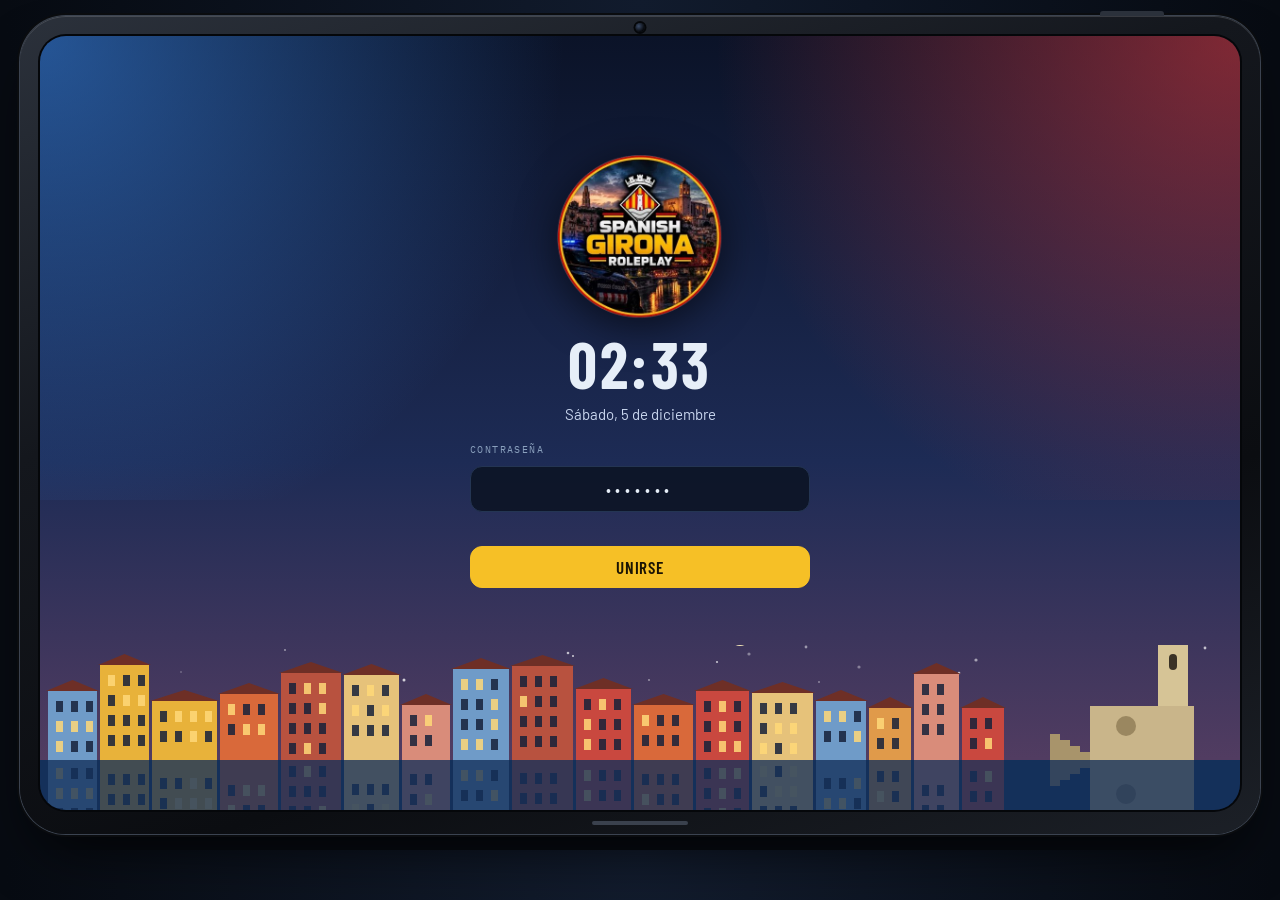
<file: index.html>
<!doctype html><html><head><meta charset=utf8><meta name=viewport content="width=device-width,initial-scale=1,viewport-fit=cover"><style>:root{color-scheme:light;box-sizing:border-box;padding-top:env(safe-area-inset-top,0px);padding-bottom:env(safe-area-inset-bottom,0px)}html{scroll-padding-top:env(safe-area-inset-top,0px)}body{margin:0;padding:0;font:14px -apple-system,BlinkMacSystemFont,sans-serif;background:#fff;color:#000}img{max-width:100%}[hidden]:not([hidden=until-found i]){display:none!important}</style></head><body>
<title>Terminal Policial</title>
<meta name="claude:viewport-fit-sides" content="cover">
<link rel="stylesheet" href="https://fonts.googleapis.com/css2?family=Barlow+Condensed:wght@500;600;700&family=Barlow:wght@400;500;600&family=IBM+Plex+Mono:wght@400;500;600&display=swap">
<link rel="stylesheet" href="style.css">

<div class="stage">
  <div class="tablet">
    <span class="cam"></span>
    <div class="screen" id="screen">
      <div class="status">
        <b id="clock">--:--</b>
        <span class="mid">Spanish Girona Roleplay · Terminal policial</span>
        <span class="right">
          <svg width="16" height="12" viewBox="0 0 16 12" fill="currentColor" aria-hidden="true"><rect x="0" y="8" width="3" height="4" rx="1"/><rect x="4.3" y="5.5" width="3" height="6.5" rx="1"/><rect x="8.6" y="3" width="3" height="9" rx="1"/><rect x="12.9" y="0" width="3" height="12" rx="1"/></svg>
          <svg width="16" height="12" viewBox="0 0 16 12" fill="none" stroke="currentColor" stroke-width="1.6" stroke-linecap="round" aria-hidden="true"><path d="M1.5 4.2a9 9 0 0 1 13 0M3.8 6.8a5.7 5.7 0 0 1 8.4 0"/><circle cx="8" cy="10" r="1" fill="currentColor"/></svg>
          <svg width="26" height="12" viewBox="0 0 26 12" aria-hidden="true"><rect x=".5" y=".5" width="21" height="11" rx="3" fill="none" stroke="currentColor"/><rect x="2.5" y="2.5" width="14" height="7" rx="1.5" fill="#3fc48a"/><rect x="23" y="4" width="2" height="4" rx="1" fill="currentColor"/></svg>
        </span>
      </div>
      <div class="lightbar" aria-hidden="true"><i></i><i></i><i></i><i></i><i></i><i></i><i></i><i></i></div>
      <div class="senyera" aria-hidden="true"></div>

      <div class="app">
        <nav class="nav" aria-label="Menú principal">
          <div class="logo">
            <img src="logo.png" alt="Spanish Girona Roleplay" width="104" height="104">
            <span>Policía</span>
          </div>
          <div id="navbtns" style="display:contents"></div>
          <div class="nav-foot">
            <button type="button" class="agent" data-act="agent" aria-label="Cambiar agente"><small>Agente en servicio</small><b><i></i><span id="agentname"></span></b></button>
            <span class="sync off" id="sync">● Sin conexión</span>
          </div>
        </nav>

        <div class="content">
          <header class="topbar">
            <div class="titlebox"><h1 id="title">Inicio</h1><button type="button" class="icon-btn" data-act="help" aria-label="Ayuda: cómo se usa" title="Ayuda">?</button></div>
            <div class="search" id="searchbox">
              <svg class="ic" width="22" height="22" viewBox="0 0 24 24" fill="none" stroke="currentColor" stroke-width="1.8" stroke-linecap="round" aria-hidden="true"><circle cx="11" cy="11" r="6.5"/><path d="m16 16 4.5 4.5"/></svg>
              <input id="q" type="search" placeholder="Buscar ciudadano por nombre o DNI" autocomplete="off" aria-label="Buscar ciudadano">
              <div class="results" id="sr" hidden></div>
            </div>
          </header>
          <main class="view" id="view"></main>
        </div>
      </div>
      <div class="toasts" id="toasts" aria-live="polite"></div>
    </div>
  </div>
</div>

<script src="config.js"></script>
<script src="app.js"></script>

</body></html>
</file>
<file: style.css>
/* Layout: una tablet apaisada sobre el fondo. Dentro: barra de estado, menú lateral con el logo y contenido con buscador fijo arriba. */
:root {
  --bg: #070b12;
  --screen: #0d1626;
  --nav: #09111e;
  --panel: #121d31;
  --panel-2: #182640;
  --line: #243553;
  --ink: #e6eef8;
  --dim: #8aa0bd;
  --yellow: #f6c026;
  --red: #e03a3e;
  --blue: #3b8cf0;
  --green: #3fc48a;
  --paper-id: #d9e6ef;
  --paper-id-ink: #14283a;
  --paper-lic: #f0dfd6;
  --paper-lic-ink: #3a1d1d;
  --font-display: "Barlow Condensed", "Arial Narrow", sans-serif;
  --font-body: "Barlow", system-ui, sans-serif;
  --font-mono: "IBM Plex Mono", ui-monospace, Consolas, monospace;
  color-scheme: dark;
}
* { box-sizing: border-box; }
body {
  background: radial-gradient(ellipse at 50% 0%, #121c2e 0%, var(--bg) 70%);
  color: var(--ink);
  font-family: var(--font-body);
  font-size: 15px;
  line-height: 1.45;
  padding-block: 16px;
  padding-left: max(16px, env(safe-area-inset-left, 0px));
  padding-right: max(16px, env(safe-area-inset-right, 0px));
}
button, input, select, textarea { font: inherit; color: inherit; }
button { cursor: pointer; }
:focus-visible { outline: 2px solid var(--yellow); outline-offset: 2px; }
h2, h3, h4, p { margin: 0; }

/* Tablet */
.stage { max-width: 1240px; margin: 0 auto; }
.tablet {
  position: relative; padding: 20px 20px 24px; border-radius: 46px;
  background: linear-gradient(160deg, #2b313b 0%, #14171d 35%, #0b0d11 70%, #1c2027 100%);
  box-shadow: 0 0 0 1px #3b4350, 0 0 0 3px #0a0c0f, 0 30px 60px -20px rgba(0,0,0,.8), inset 0 1px 0 rgba(255,255,255,.14);
}
.tablet::before { content: ""; position: absolute; top: -5px; right: 96px; width: 64px; height: 5px; border-radius: 3px 3px 0 0; background: #2b313b; }
.tablet::after { content: ""; position: absolute; bottom: 9px; left: 50%; width: 96px; height: 4px; border-radius: 2px; background: #3a414d; transform: translateX(-50%); }
.cam { position: absolute; top: 7px; left: 50%; width: 9px; height: 9px; border-radius: 50%; transform: translateX(-50%); background: radial-gradient(circle at 35% 35%, #3a4a66, #06080c 70%); box-shadow: 0 0 0 2px #05070a; }
.screen {
  position: relative; display: flex; flex-direction: column; overflow: hidden; isolation: isolate;
  height: clamp(580px, 86vh, 860px); border-radius: 26px; background: var(--screen);
  box-shadow: 0 0 0 2px #05070a;
}

.status { display: flex; justify-content: space-between; align-items: center; gap: 12px; height: 28px; padding: 0 16px; background: #050a13; font-family: var(--font-mono); font-size: 12px; color: var(--dim); }
.status b { color: var(--ink); font-weight: 500; font-variant-numeric: tabular-nums; }
.status .mid { letter-spacing: .14em; text-transform: uppercase; font-size: 10px; white-space: nowrap; overflow: hidden; text-overflow: ellipsis; }
.status .right { display: flex; align-items: center; gap: 8px; }
.senyera { height: 3px; flex: none; background: repeating-linear-gradient(90deg, var(--yellow) 0 22px, var(--red) 22px 44px); }

.app { flex: 1; min-height: 0; display: grid; grid-template-columns: 210px minmax(0, 1fr); }

/* Menú lateral */
.nav { display: flex; flex-direction: column; gap: 4px; padding: 16px 12px 12px; background: var(--nav); border-right: 1px solid var(--line); min-height: 0; overflow: auto; }
.logo { display: flex; flex-direction: column; align-items: center; gap: 6px; padding-bottom: 14px; margin-bottom: 8px; border-bottom: 1px solid var(--line); text-align: center; }
.logo img { width: 104px; height: 104px; display: block; filter: drop-shadow(0 4px 10px rgba(0,0,0,.6)); }
.logo span { font-family: var(--font-display); font-weight: 600; font-size: 14px; letter-spacing: .16em; text-transform: uppercase; color: var(--dim); }
.nav-btn {
  display: flex; align-items: center; gap: 12px; width: 100%; min-height: 46px; padding: 8px 12px; text-align: left;
  background: none; border: 0; border-radius: 12px; color: var(--dim);
  font-family: var(--font-display); font-weight: 600; font-size: 19px; letter-spacing: .05em; text-transform: uppercase;
}
.nav-btn:hover { background: var(--panel); color: var(--ink); }
.nav-btn[aria-current="page"] { background: var(--panel-2); color: var(--yellow); box-shadow: inset 3px 0 0 var(--yellow); }
.nav-btn .badge { margin-left: auto; min-width: 22px; padding: 0 6px; text-align: center; border-radius: 11px; background: var(--red); color: #fff; font-family: var(--font-mono); font-size: 12px; }
.nav-foot { margin-top: auto; display: flex; flex-direction: column; gap: 8px; padding-top: 12px; }
.agent { display: flex; flex-direction: column; align-items: flex-start; gap: 0; width: 100%; padding: 8px 12px; text-align: left; background: var(--panel); border: 1px solid var(--line); border-radius: 12px; }
.agent:hover { border-color: var(--dim); }
.agent small { font-family: var(--font-mono); font-size: 10px; letter-spacing: .12em; text-transform: uppercase; color: var(--dim); }
.agent b { font-weight: 600; font-size: 14px; display: flex; align-items: center; gap: 6px; overflow-wrap: anywhere; }
.agent i { width: 8px; height: 8px; border-radius: 50%; background: var(--green); box-shadow: 0 0 6px var(--green); flex: none; }
.link-btn { background: none; border: 0; padding: 4px 2px; color: var(--dim); font-family: var(--font-mono); font-size: 11px; text-align: left; text-decoration: underline; text-underline-offset: 3px; }
.link-btn:hover { color: var(--ink); }
.link-btn.armed { color: var(--red); }

/* Contenido */
.content { display: flex; flex-direction: column; min-width: 0; min-height: 0; }
.topbar { display: flex; flex-wrap: wrap; align-items: center; justify-content: space-between; gap: 10px 16px; padding: 14px 20px; border-bottom: 1px solid var(--line); background: var(--screen); position: relative; z-index: 5; }
.topbar h1 { font-family: var(--font-display); font-weight: 700; font-size: 30px; line-height: 1; letter-spacing: .04em; text-transform: uppercase; }
.search { position: relative; flex: 1 1 280px; max-width: 460px; }
.search input { width: 100%; min-height: 46px; padding: 10px 14px 10px 44px; background: var(--panel); border: 1px solid var(--line); border-radius: 14px; font-size: 16px; }
.search input::placeholder { color: var(--dim); }
.search .ic { position: absolute; left: 13px; top: 12px; color: var(--dim); pointer-events: none; }
.results { position: absolute; top: calc(100% + 6px); left: 0; right: 0; max-height: 340px; overflow: auto; background: var(--panel-2); border: 1px solid var(--line); border-radius: 14px; box-shadow: 0 14px 30px rgba(0,0,0,.5); }
.results button { display: flex; align-items: center; gap: 10px; width: 100%; padding: 8px 12px; background: none; border: 0; border-top: 1px solid var(--line); text-align: left; }
.results button:first-child { border-top: 0; }
.results button:hover, .results button:focus-visible { background: var(--panel); }
.results .none { padding: 12px 14px; color: var(--dim); }
.view { flex: 1; min-height: 0; overflow: auto; padding: 18px 20px 32px; display: flex; flex-direction: column; gap: 18px; }

.label { font-family: var(--font-mono); font-size: 10px; letter-spacing: .14em; text-transform: uppercase; color: var(--dim); }
.sec { font-family: var(--font-display); font-weight: 600; font-size: 20px; letter-spacing: .06em; text-transform: uppercase; margin-bottom: 8px; display: flex; align-items: center; justify-content: space-between; gap: 8px; }
.pill { display: inline-block; padding: 1px 8px; font-family: var(--font-mono); font-size: 11px; letter-spacing: .06em; text-transform: uppercase; border: 1px solid currentColor; border-radius: 5px; white-space: nowrap; }
.pill.ok { color: var(--green); } .pill.warn { color: var(--yellow); } .pill.bad { color: var(--red); } .pill.info { color: var(--blue); }
.pill.solid { background: var(--red); border-color: var(--red); color: #fff; font-weight: 600; }

/* Botones */
.btn { display: inline-flex; align-items: center; justify-content: center; gap: 8px; min-height: 42px; padding: 8px 16px; border: 1px solid var(--line); border-radius: 12px; background: var(--panel-2); font-family: var(--font-display); font-weight: 600; font-size: 17px; letter-spacing: .05em; text-transform: uppercase; }
.btn:hover { border-color: var(--dim); }
.btn:active { transform: translateY(1px); }
.btn.primary { background: var(--yellow); border-color: var(--yellow); color: #1b1404; }
.btn.danger { background: var(--red); border-color: var(--red); color: #fff; }
.btn.blue { background: var(--blue); border-color: var(--blue); color: #04111f; }
.btn.ghost { background: none; }
.btn.small { min-height: 34px; padding: 4px 12px; font-size: 15px; }
.mini-btn { padding: 2px 10px; min-height: 28px; background: none; border: 1px solid var(--line); border-radius: 8px; font-family: var(--font-mono); font-size: 11px; color: var(--dim); }
.mini-btn:hover { color: var(--ink); border-color: var(--dim); }
.mini-btn.go { color: var(--green); border-color: var(--green); }
.mini-btn.armed { color: #fff; background: var(--red); border-color: var(--red); }
.link { background: none; border: 0; padding: 0; color: var(--yellow); font-weight: 600; text-align: left; }
.link:hover { text-decoration: underline; }

/* Inicio */
.hello h2 { font-family: var(--font-display); font-weight: 700; font-size: 34px; line-height: 1.05; letter-spacing: .02em; text-wrap: balance; }
.tiles { display: grid; grid-template-columns: repeat(5, minmax(0, 1fr)); gap: 12px; }
.tile { display: flex; flex-direction: column; align-items: flex-start; gap: 10px; padding: 14px; min-height: 108px; text-align: left; background: var(--panel); border: 1px solid var(--line); border-radius: 16px; }
.tile:hover { border-color: var(--dim); background: var(--panel-2); }
.tile:active { transform: translateY(1px); }
.tile .ico { display: grid; place-items: center; width: 40px; height: 40px; border-radius: 12px; background: var(--panel-2); }
.tile b { font-family: var(--font-display); font-weight: 600; font-size: 19px; letter-spacing: .04em; text-transform: uppercase; line-height: 1.05; }
.tile.t-yellow .ico { background: var(--yellow); color: #1b1404; }
.tile.t-red .ico { background: var(--red); color: #fff; }
.tile.t-blue .ico { background: var(--blue); color: #04111f; }
.tile.t-line .ico { color: var(--yellow); border: 1px solid var(--line); }
.kpis { display: grid; grid-template-columns: repeat(4, minmax(0, 1fr)); gap: 12px; }
.kpi { padding: 10px 14px; border-left: 3px solid var(--line); background: var(--panel); border-radius: 0 12px 12px 0; }
.kpi b { display: block; font-family: var(--font-display); font-size: 30px; line-height: 1.1; font-weight: 600; font-variant-numeric: tabular-nums; }
.kpi.k-red { border-left-color: var(--red); } .kpi.k-yellow { border-left-color: var(--yellow); } .kpi.k-blue { border-left-color: var(--blue); }
.cols { display: grid; grid-template-columns: minmax(0, 3fr) minmax(0, 2fr); gap: 20px; align-items: start; }
.cols > section { min-width: 0; }

/* Filtros y fichas */
.chips { display: flex; flex-wrap: wrap; gap: 8px; }
.chip { min-height: 38px; padding: 4px 16px; background: var(--panel); border: 1px solid var(--line); border-radius: 19px; font-weight: 600; }
.chip[aria-pressed="true"] { background: var(--yellow); border-color: var(--yellow); color: #1b1404; }
.people { display: grid; grid-template-columns: repeat(auto-fill, minmax(min(100%, 250px), 1fr)); gap: 12px; }
.person { display: flex; align-items: center; gap: 12px; width: 100%; padding: 10px; text-align: left; background: var(--panel); border: 1px solid var(--line); border-radius: 16px; }
.person:hover { border-color: var(--dim); background: var(--panel-2); }
.person .photo { flex: none; width: 52px; height: 64px; border-radius: 8px; border: 1px solid var(--line); }
.person .info { min-width: 0; display: flex; flex-direction: column; gap: 4px; }
.person b { font-size: 16px; line-height: 1.15; overflow-wrap: anywhere; }
.person small { font-family: var(--font-mono); font-size: 11px; color: var(--dim); }
.person .pills { display: flex; flex-wrap: wrap; gap: 4px; }

/* Ficha */
.back { align-self: flex-start; }
.subject { display: flex; flex-wrap: wrap; gap: 16px 20px; }
.subject .photo { flex: none; width: 96px; height: 120px; border-radius: 12px; border: 1px solid var(--line); }
.subject-info { flex: 1 1 300px; min-width: 0; display: flex; flex-direction: column; gap: 10px; }
.subject h2 { font-family: var(--font-display); font-weight: 700; font-size: 40px; line-height: 1; text-transform: uppercase; overflow-wrap: anywhere; }
.meta { font-family: var(--font-mono); font-size: 12px; color: var(--dim); }
.pills { display: flex; flex-wrap: wrap; gap: 8px; }
.actions { display: flex; flex-wrap: wrap; gap: 8px; }
.stats { display: grid; grid-template-columns: repeat(4, minmax(0, 1fr)); gap: 12px; }
.tabs { display: flex; flex-wrap: wrap; gap: 4px; border-bottom: 1px solid var(--line); }
.tabs button { display: flex; align-items: center; gap: 8px; min-height: 44px; padding: 8px 16px; background: none; border: 1px solid transparent; border-bottom: 0; border-radius: 12px 12px 0 0; font-family: var(--font-display); font-weight: 600; font-size: 19px; letter-spacing: .05em; text-transform: uppercase; color: var(--dim); }
.tabs button:hover { color: var(--ink); }
.tabs button[aria-selected="true"] { color: var(--ink); background: var(--panel-2); border-color: var(--line); box-shadow: inset 0 3px 0 var(--yellow); margin-bottom: -1px; }
.tabs .count { font-family: var(--font-mono); font-size: 11px; padding: 0 6px; background: var(--screen); border: 1px solid var(--line); border-radius: 6px; color: var(--dim); }

/* Documentos */
.docs { display: grid; grid-template-columns: repeat(auto-fit, minmax(min(100%, 340px), 1fr)); gap: 18px; }
.doc { position: relative; overflow: hidden; border-radius: 14px; padding: 14px 16px 12px; box-shadow: 0 8px 20px rgba(0,0,0,.45); }
.doc::after { content: "DOCUMENTO DE ROL"; position: absolute; right: -34px; bottom: 46px; transform: rotate(-18deg); font-family: var(--font-display); font-weight: 700; font-size: 30px; letter-spacing: .14em; opacity: .09; pointer-events: none; white-space: nowrap; }
.doc-id { background: var(--paper-id); color: var(--paper-id-ink); }
.doc-lic { background: var(--paper-lic); color: var(--paper-lic-ink); }
.doc header { display: flex; justify-content: space-between; align-items: baseline; gap: 12px; border-bottom: 2px solid currentColor; padding-bottom: 6px; margin-bottom: 12px; }
.doc header h3 { font-family: var(--font-display); font-weight: 700; font-size: 26px; letter-spacing: .08em; line-height: 1; }
.doc header span { font-family: var(--font-mono); font-size: 10px; letter-spacing: .1em; text-transform: uppercase; text-align: right; }
.doc-grid { display: flex; gap: 14px; }
.doc-grid .photo { flex: none; width: 84px; height: 106px; border: 1px solid rgba(0,0,0,.35); }
.fields { flex: 1; min-width: 0; display: grid; grid-template-columns: 1fr 1fr; gap: 8px 12px; margin: 0; }
.fields div { min-width: 0; }
.fields .wide { grid-column: 1 / -1; }
.fields dt { font-family: var(--font-mono); font-size: 9px; letter-spacing: .12em; text-transform: uppercase; opacity: .65; }
.fields dd { margin: 0; font-family: var(--font-mono); font-size: 13px; font-weight: 600; overflow-wrap: anywhere; text-transform: uppercase; }
.mrz { margin: 12px 0 0; padding-top: 8px; border-top: 1px dashed rgba(0,0,0,.35); font-family: var(--font-mono); font-size: 11px; letter-spacing: .04em; line-height: 1.35; overflow: hidden; white-space: pre; opacity: .8; }
.cats { display: flex; flex-wrap: wrap; gap: 6px; }
.cats span { padding: 0 7px; font-family: var(--font-mono); font-size: 12px; font-weight: 600; border: 1.5px solid currentColor; border-radius: 3px; }
.points { display: flex; gap: 3px; margin-top: 3px; }
.points i { flex: 1; height: 9px; background: rgba(0,0,0,.18); }
.points i.on { background: #2a7d4f; }
.points.low i.on { background: #b3541e; }
.doc .state { position: absolute; top: 40px; right: 16px; transform: rotate(6deg); padding: 1px 8px; font-family: var(--font-display); font-weight: 700; font-size: 18px; letter-spacing: .12em; text-transform: uppercase; border: 2px solid currentColor; border-radius: 3px; }
.state.ok { color: #1f6f45; } .state.bad { color: #a8281f; }
.doc-actions { margin-top: 10px; display: flex; gap: 8px; }
.doc-actions button { background: rgba(0,0,0,.08); border: 1px solid rgba(0,0,0,.3); color: inherit; border-radius: 8px; min-height: 32px; padding: 2px 12px; font-family: var(--font-mono); font-size: 11px; letter-spacing: .06em; text-transform: uppercase; }
.doc-actions button:hover { background: rgba(0,0,0,.16); }

/* Listados de registros */
.records { display: flex; flex-direction: column; border: 1px solid var(--line); border-radius: 14px; background: var(--panel); overflow: hidden; }
.record { display: grid; grid-template-columns: 88px minmax(0, 1fr) auto; gap: 4px 14px; padding: 12px 14px; border-top: 1px solid var(--line); align-items: start; }
.record:first-child { border-top: 0; }
.record time { font-family: var(--font-mono); font-size: 12px; color: var(--dim); font-variant-numeric: tabular-nums; padding-top: 2px; }
.record h4 { font-size: 16px; font-weight: 600; overflow-wrap: anywhere; }
.record p { font-size: 13px; color: var(--dim); overflow-wrap: anywhere; }
.record .side { display: flex; flex-direction: column; align-items: flex-end; gap: 6px; }
.record .amount { font-family: var(--font-mono); font-weight: 600; font-variant-numeric: tabular-nums; }
.record .row-actions { display: flex; gap: 6px; flex-wrap: wrap; justify-content: flex-end; }
.empty { padding: 26px 16px; text-align: center; color: var(--dim); font-family: var(--font-mono); font-size: 12px; letter-spacing: .08em; text-transform: uppercase; border: 1px dashed var(--line); border-radius: 14px; }

/* Ventana de formulario */
.scrim { position: absolute; inset: 0; z-index: 50; display: grid; place-items: center; padding: 16px; background: rgba(3,6,12,.72); backdrop-filter: blur(3px); }
.sheet { width: min(560px, 100%); max-height: 100%; display: flex; flex-direction: column; background: var(--panel); border: 1px solid var(--line); border-top: 4px solid var(--yellow); border-radius: 18px; box-shadow: 0 30px 60px rgba(0,0,0,.6); }
.sheet.red { border-top-color: var(--red); }
.sheet.blue { border-top-color: var(--blue); }
.sheet-head { display: flex; justify-content: space-between; align-items: center; gap: 12px; padding: 14px 18px 8px; }
.sheet-head h3 { font-family: var(--font-display); font-weight: 700; font-size: 26px; letter-spacing: .05em; text-transform: uppercase; }
.sheet-body { padding: 8px 18px 14px; overflow: auto; display: grid; grid-template-columns: 1fr 1fr; gap: 12px; }
.sheet-foot { display: flex; justify-content: flex-end; gap: 10px; padding: 12px 18px 16px; border-top: 1px solid var(--line); }
.fld { display: flex; flex-direction: column; gap: 4px; min-width: 0; }
.fld.full { grid-column: 1 / -1; }
.fld label { font-family: var(--font-mono); font-size: 10px; letter-spacing: .12em; text-transform: uppercase; color: var(--dim); }
.fld input, .fld select, .fld textarea { width: 100%; min-height: 44px; padding: 9px 12px; background: var(--screen); border: 1px solid var(--line); border-radius: 10px; font-size: 16px; }
.fld textarea { min-height: 84px; resize: vertical; }
.fld input:focus, .fld select:focus, .fld textarea:focus { border-color: var(--yellow); outline: none; }
.checks { display: flex; flex-wrap: wrap; gap: 8px; }
.checks label { display: inline-flex; align-items: center; gap: 6px; min-height: 38px; padding: 4px 12px; border: 1px solid var(--line); border-radius: 10px; background: var(--screen); font-family: var(--font-mono); font-size: 13px; letter-spacing: 0; text-transform: none; color: var(--ink); }
.icon-btn { width: 40px; height: 40px; display: grid; place-items: center; background: none; border: 1px solid var(--line); border-radius: 12px; color: var(--dim); }
.icon-btn:hover { color: var(--ink); border-color: var(--dim); }

.toasts { position: absolute; left: 50%; bottom: 18px; transform: translateX(-50%); z-index: 60; display: flex; flex-direction: column; gap: 8px; align-items: center; pointer-events: none; }
.toast { padding: 10px 18px; background: var(--ink); color: #0b1220; border-radius: 999px; font-weight: 600; box-shadow: 0 10px 24px rgba(0,0,0,.5); animation: pop .2s ease-out; }
@keyframes pop { from { transform: translateY(8px); opacity: 0; } }
@media (prefers-reduced-motion: reduce) { .toast { animation: none; } }

/* Decoración y ayudas */
.titlebox { display: flex; align-items: center; gap: 12px; }
.titlebox .icon-btn { font-family: var(--font-display); font-weight: 700; font-size: 22px; border-radius: 50%; color: var(--yellow); border-color: var(--yellow); }
.lightbar { display: flex; height: 4px; }
.lightbar i { flex: 1; background: var(--blue); animation: flash 1.2s linear infinite; }
.lightbar i:nth-child(even) { background: var(--red); animation-delay: -.6s; }
@keyframes flash { 0%, 49% { opacity: 1; } 50%, 100% { opacity: .2; } }
.view { position: relative; z-index: 1; background-image: radial-gradient(rgba(138,160,189,.08) 1px, transparent 1px); background-size: 22px 22px; }
.content { position: relative; }
.content::after { content: ""; position: absolute; right: -30px; bottom: -30px; width: 300px; height: 300px; background: url(logo.png) center / contain no-repeat; opacity: .05; pointer-events: none; }
.hero { position: relative; flex: none; overflow: hidden; min-height: 200px; border-radius: 20px; border: 1px solid var(--line); background: linear-gradient(180deg, #16254a 0%, #4a3b6b 55%, #e0894a 100%); }
.hero-sky { position: absolute; inset: 0; }
.hero-sky svg, .lock-sky svg { position: absolute; left: 0; bottom: 0; width: 100%; height: 165px; display: block; }
.hero-text { position: relative; padding: 16px 20px; max-width: 70%; }
.hero-text .label { color: #d5e0f5; }
.hero-text h2 { text-shadow: 0 2px 12px rgba(0,0,0,.7); }
.guide { flex: none; padding: 12px 16px 14px; background: var(--panel); border: 1px solid var(--line); border-radius: 16px; }
.guide-head { display: flex; justify-content: space-between; align-items: center; gap: 8px; }
.guide .sec { margin: 0; }
.guide ol { list-style: none; margin: 10px 0 0; padding: 0; display: grid; grid-template-columns: repeat(3, minmax(0, 1fr)); gap: 12px; }
.guide li { display: flex; gap: 12px; align-items: flex-start; }
.guide .num { flex: none; width: 34px; height: 34px; border-radius: 50%; display: grid; place-items: center; background: var(--yellow); color: #1b1404; font-family: var(--font-display); font-weight: 700; font-size: 20px; }
.guide li b { font-family: var(--font-display); font-size: 19px; letter-spacing: .04em; text-transform: uppercase; }
.guide li p { color: var(--dim); font-size: 14px; }
.tile { min-height: 132px; }
.tile small { color: var(--dim); font-size: 13px; line-height: 1.25; }
.banner { flex: none; display: flex; gap: 14px; align-items: center; padding: 12px 16px; border-radius: 16px; border: 1px solid; }
.banner b { font-family: var(--font-display); font-size: 24px; letter-spacing: .05em; text-transform: uppercase; line-height: 1.1; }
.banner p { font-size: 14px; }
.banner p::first-letter { text-transform: uppercase; }
.banner .bico { flex: none; display: grid; place-items: center; width: 46px; height: 46px; border-radius: 12px; }
.banner.ok { background: rgba(63,196,138,.12); border-color: var(--green); }
.banner.ok .bico { background: var(--green); color: #04170d; }
.banner.warn { background: rgba(246,192,38,.12); border-color: var(--yellow); }
.banner.warn .bico { background: var(--yellow); color: #1b1404; }
.banner.bad { background: rgba(224,58,62,.16); border-color: var(--red); }
.banner.bad .bico { background: var(--red); color: #fff; }
.help h4 { font-family: var(--font-display); font-size: 19px; letter-spacing: .05em; text-transform: uppercase; color: var(--yellow); margin-top: 10px; }
.help ul { margin: 4px 0; padding-left: 20px; }
.help li, .help p { font-size: 15px; }
.lock { position: absolute; inset: 0; z-index: 80; display: flex; flex-direction: column; align-items: center; justify-content: center; gap: 8px; padding: 16px 16px 120px; text-align: center; overflow: hidden; background: linear-gradient(180deg, #0b1328 0%, #1d2b55 55%, #5a3f63 100%); }
.lock::before, .lock::after { content: ""; position: absolute; top: 0; width: 55%; height: 60%; pointer-events: none; animation: flash 1.2s linear infinite; }
.lock::before { left: 0; background: radial-gradient(circle at 0 0, rgba(59,140,240,.55), transparent 65%); }
.lock::after { right: 0; background: radial-gradient(circle at 100% 0, rgba(224,58,62,.55), transparent 65%); animation-delay: -.6s; }
.lock > * { position: relative; z-index: 1; }
.lock > .lock-sky { position: absolute; left: 0; right: 0; bottom: 0; height: 165px; z-index: 0; }
.lock img { width: 170px; height: 170px; filter: drop-shadow(0 8px 20px rgba(0,0,0,.6)); }
.lock-time { font-family: var(--font-display); font-weight: 700; font-size: 64px; line-height: 1; letter-spacing: .04em; }
.lock-date { color: #c9d6ee; }
.lock-date::first-letter { text-transform: uppercase; }
.nav-btn svg { flex: none; }
.lock-form { display: flex; flex-direction: column; gap: 8px; width: min(340px, 100%); margin-top: 10px; text-align: left; }
.lock-form input { min-height: 46px; padding: 9px 14px; background: rgba(9,17,30,.8); border: 1px solid var(--line); border-radius: 12px; font-size: 16px; }
.lock-form input:focus { border-color: var(--yellow); outline: none; }
@media (prefers-reduced-motion: reduce) { .lightbar i, .lock::before, .lock::after { animation: none; } }
@media (max-width: 640px) {
  .hero-text { max-width: 100%; }
  .guide ol { grid-template-columns: minmax(0, 1fr); }
  .lock img { width: 110px; height: 110px; }
  .lock-time { font-size: 48px; }
  .lock { padding-bottom: 100px; }
}
@media (max-width: 1000px) {
  .tiles { grid-template-columns: repeat(3, minmax(0, 1fr)); }
  .cols { grid-template-columns: minmax(0, 1fr); }
}
@media (max-width: 860px) {
  .app { grid-template-columns: 76px minmax(0, 1fr); }
  .logo span, .nav-btn span.t, .nav-foot .link-btn, .agent small, .agent b span { display: none; }
  .logo img { width: 52px; height: 52px; }
  .nav { padding: 12px 8px; align-items: center; }
  .nav-btn { justify-content: center; padding: 8px; position: relative; }
  .nav-btn .badge { position: absolute; top: 2px; right: 2px; margin: 0; min-width: 18px; font-size: 10px; }
  .agent { padding: 10px; justify-content: center; align-items: center; }
  .status .mid { display: none; }
}
@media (max-width: 640px) {
  .tablet { padding: 10px 10px 14px; border-radius: 28px; }
  .tablet::before, .cam { display: none; }
  .tablet::after { bottom: 5px; width: 60px; }
  .screen { height: min(86vh, 780px); min-height: 520px; border-radius: 18px; }
  .app { grid-template-columns: minmax(0, 1fr); grid-template-rows: minmax(0, 1fr) auto; }
  .nav { grid-row: 2; flex-direction: row; justify-content: space-around; border-right: 0; border-top: 1px solid var(--line); padding: 6px; overflow: visible; }
  .logo, .nav-foot { display: none; }
  .nav-btn { width: auto; flex: 1; }
  .content { grid-row: 1; }
  .topbar { padding: 10px 14px; }
  .topbar h1 { font-size: 24px; }
  .view { padding: 14px 14px 24px; }
  .tiles { grid-template-columns: repeat(2, minmax(0, 1fr)); }
  .kpis, .stats { grid-template-columns: repeat(2, minmax(0, 1fr)); }
  .subject h2 { font-size: 30px; }
  .hello h2 { font-size: 26px; }
  .record { grid-template-columns: minmax(0, 1fr) auto; }
  .record time { grid-column: 1 / -1; }
  .fields { grid-template-columns: 1fr; }
  .sheet-body { grid-template-columns: 1fr; }
  .tabs button { padding: 8px 10px; font-size: 16px; }
}
.sync { font-family: var(--font-mono); font-size: 11px; letter-spacing: .08em; text-transform: uppercase; padding: 4px 6px; }
.sync.on { color: var(--green); }
.sync.off { color: var(--red); }
.lock-form select { width: 100%; min-height: 46px; }

/* Mensajes de DNI / carnet como en Discord */
.docs { align-items: start; }
.embed { position: relative; border-left: 4px solid var(--c, #1565c0); background: #141c29; border-radius: 8px; padding: 14px 16px 16px; overflow: hidden; min-width: 0; }
.embed h4 { margin: 0 0 8px; font-size: 18px; line-height: 1.25; padding-right: 76px; }
.embed p { margin: 0 0 10px; font-size: 15px; line-height: 1.5; color: #cfd8e6; overflow-wrap: anywhere; }
.embed code { font-family: var(--font-mono); background: #0b111a; padding: 1px 6px; border-radius: 4px; }
.embed .efs { display: grid; gap: 10px; margin-top: 6px; }
.embed .ef b { display: block; font-size: 14px; margin-bottom: 2px; }
.embed .ef span { font-size: 14px; line-height: 1.5; color: #cfd8e6; overflow-wrap: anywhere; }
.embed .emb-thumb { position: absolute; top: 12px; right: 12px; width: 64px; height: 64px; border-radius: 8px; object-fit: cover; }
.embed .emb-img { display: block; width: 100%; max-height: 360px; object-fit: contain; margin-top: 12px; border-radius: 6px; background: #0b111a; }
.embed-vacio { border-left-color: var(--red); }
.embed-vacio h4 { margin: 0; padding: 0; color: var(--dim); }

.person .info small.user { display: block; color: var(--blue, #6aa8ff); font-family: var(--font-mono); font-size: 12px; margin-top: 2px; }
</file>
